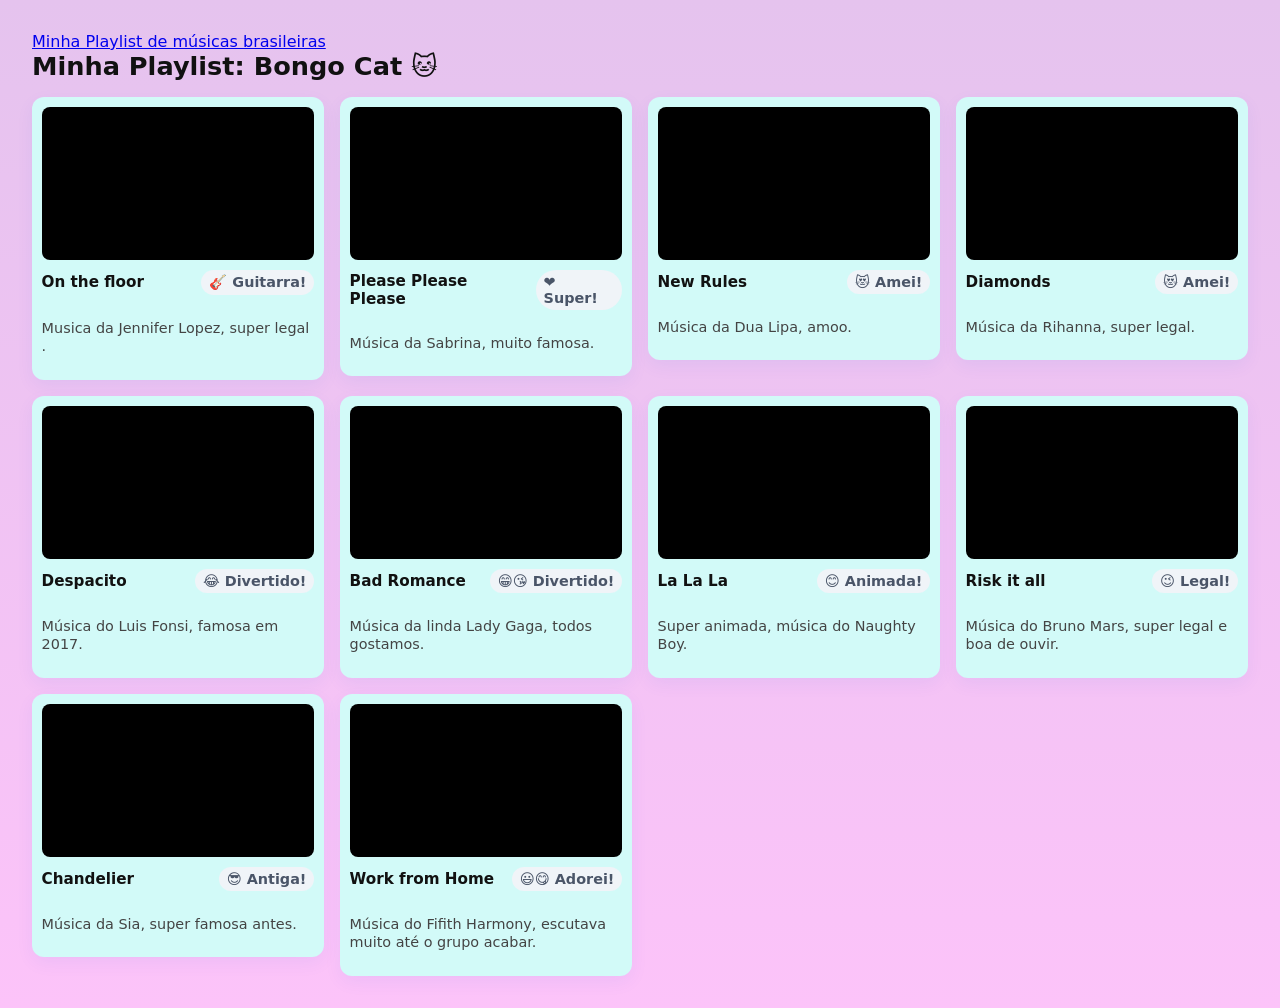
<file: index.html>
<!Doctype html>
<html lang="pt-BR">
<head>
  <meta charset="utf-8" />
  <meta name="viewport" content="width=device-width,initial-scale=1" />
  <title>Galeria Bongo Cat</title>
  <link rel="stylesheet" href="style.css">
</head>
<body>
 <a href="./pagina2.html" >Minha Playlist de músicas brasileiras</a>
  <h1>Minha Playlist: Bongo Cat 🐱</h1>
  
  <section class="grid">
    
    <!-- EXEMPLO 1 -->
    <article class="card">
      <div class="video-wrap">
        <iframe width="560" height="315" src="https://www.youtube.com/embed/krPReKo4lQg?si=IoMhSKFpWYfBEjKX" title="YouTube video player" frameborder="0" allow="accelerometer; autoplay; clipboard-write; encrypted-media; gyroscope; picture-in-picture; web-share" referrerpolicy="strict-origin-when-cross-origin" allowfullscreen></iframe>

      </div>
      <div class="meta">
        <div class="title">On the floor</div>
        <div class="badge">🎸 Guitarra!</div>
      </div>
      <p class="desc">Musica da Jennifer Lopez, super legal .</p>
    </article>

    <!-- EXEMPLO 2 -->
    <article class="card">
      <div class="video-wrap">
        <iframe width="560" height="315" src="https://www.youtube.com/embed/lBTLR3Au6b4?si=1pU_vBh9EA87yf2W" title="YouTube video player" frameborder="0" allow="accelerometer; autoplay; clipboard-write; encrypted-media; gyroscope; picture-in-picture; web-share" referrerpolicy="strict-origin-when-cross-origin" allowfullscreen></iframe>

      </div>
      <div class="meta">
        <div class="title">Please Please Please</div>
        <div class="badge">❤️ Super!</div>
      </div>
      <p class="desc">Música da Sabrina, muito famosa.</p>
    </article>

    
    <article class="card">
      <div class="video-wrap">
      <iframe width="560" height="315" src="https://www.youtube.com/embed/PnexqL7y9wE?si=Ycpj4MIr6rHVjF6E" title="YouTube video player" frameborder="0" allow="accelerometer; autoplay; clipboard-write; encrypted-media; gyroscope; picture-in-picture; web-share" referrerpolicy="strict-origin-when-cross-origin" allowfullscreen></iframe>

      </div>
      <div class="meta">
        <div class="title">New Rules</div>
        <div class="badge">😻 Amei!</div>
      </div>
      <p class="desc">Música da Dua Lipa, amoo.</p>
    </article>

    
       
    <article class="card">
      <div class="video-wrap">
        <iframe width="560" height="315" src="https://www.youtube.com/embed/w-Lr7L9sSrw?si=39QxpSx4IQcibEVp" title="YouTube video player" frameborder="0" allow="accelerometer; autoplay; clipboard-write; encrypted-media; gyroscope; picture-in-picture; web-share" referrerpolicy="strict-origin-when-cross-origin" allowfullscreen></iframe>


      </div>
      <div class="meta">
        <div class="title">Diamonds</div>
        <div class="badge">😻 Amei!</div>
      </div>
      <p class="desc">Música da Rihanna, super legal.</p>
    </article>
      
    <article class="card">
      <div class="video-wrap">
        <iframe width="560" height="315" src="https://www.youtube.com/embed/Zk21BzKQBGU?si=6yMEM2hIAd60IFCG" title="YouTube video player" frameborder="0" allow="accelerometer; autoplay; clipboard-write; encrypted-media; gyroscope; picture-in-picture; web-share" referrerpolicy="strict-origin-when-cross-origin" allowfullscreen></iframe>

      </div>
      <div class="meta">
        <div class="title">Despacito</div>
        <div class="badge">😂 Divertido!</div>
      </div>
      <p class="desc"> Música do Luis Fonsi, famosa em 2017.</p>
    </article>
      
    <article class="card">
      <div class="video-wrap">
        <iframe width="560" height="315" src="https://www.youtube.com/embed/L9achtCtHnQ?si=BhwGklgticFFj4hP" title="YouTube video player" frameborder="0" allow="accelerometer; autoplay; clipboard-write; encrypted-media; gyroscope; picture-in-picture; web-share" referrerpolicy="strict-origin-when-cross-origin" allowfullscreen></iframe>

      </div>
      <div class="meta">
        <div class="title">Bad Romance</div>
        <div class="badge">😁😘 Divertido!</div>
      </div>
      <p class="desc">Música da linda Lady Gaga, todos gostamos.</p>
    </article>
  
    <article class="card">
      <div class="video-wrap">
       <iframe width="560" height="315" src="https://www.youtube.com/embed/iAmDKEG5L0w?si=0uaSFcoDG0X5MWIU" title="YouTube video player" frameborder="0" allow="accelerometer; autoplay; clipboard-write; encrypted-media; gyroscope; picture-in-picture; web-share" referrerpolicy="strict-origin-when-cross-origin" allowfullscreen></iframe>

      </div>
      <div class="meta">
        <div class="title">La La La</div>
        <div class="badge">😊 Animada!</div>
      </div>
      <p class="desc">Super animada, música do Naughty Boy.</p>
    </article>
      
    <article class="card">
      <div class="video-wrap">
       <iframe width="560" height="315" src="https://www.youtube.com/embed/2gHQPXZ40z0?si=S83s5fjl6_mk4Rr8" title="YouTube video player" frameborder="0" allow="accelerometer; autoplay; clipboard-write; encrypted-media; gyroscope; picture-in-picture; web-share" referrerpolicy="strict-origin-when-cross-origin" allowfullscreen></iframe>

      </div>
      <div class="meta">
        <div class="title">Risk it all</div>
        <div class="badge">😉 Legal!</div>
      </div>
      <p class="desc">Música do Bruno Mars, super legal e boa de ouvir.</p>
    </article>
  
    <article class="card">
      <div class="video-wrap">
        <iframe width="560" height="315" src="https://www.youtube.com/embed/3pqknH3nkF4?si=v6ojbh8BH24m4O5s" title="YouTube video player" frameborder="0" allow="accelerometer; autoplay; clipboard-write; encrypted-media; gyroscope; picture-in-picture; web-share" referrerpolicy="strict-origin-when-cross-origin" allowfullscreen></iframe>

      </div>
      <div class="meta">
        <div class="title">Chandelier</div>
        <div class="badge">😎 Antiga!</div>
      </div>
      <p class="desc">Música da Sia, super famosa antes.</p>
    </article>
  
    <article class="card">
      <div class="video-wrap">
        <iframe width="560" height="315" src="https://www.youtube.com/embed/jxW-3HnH704?si=ODrC7uFTHXUaSg-V" title="YouTube video player" frameborder="0" allow="accelerometer; autoplay; clipboard-write; encrypted-media; gyroscope; picture-in-picture; web-share" referrerpolicy="strict-origin-when-cross-origin" allowfullscreen></iframe>

      </div>
      <div class="meta">
        <div class="title">Work from Home</div>
        <div class="badge">😃😋 Adorei!</div>
      </div>
      <p class="desc">Música do Fifith Harmony, escutava muito até o grupo acabar.</p>
    </article>


  </section>
</body>
</html>
                

</html>
</file>
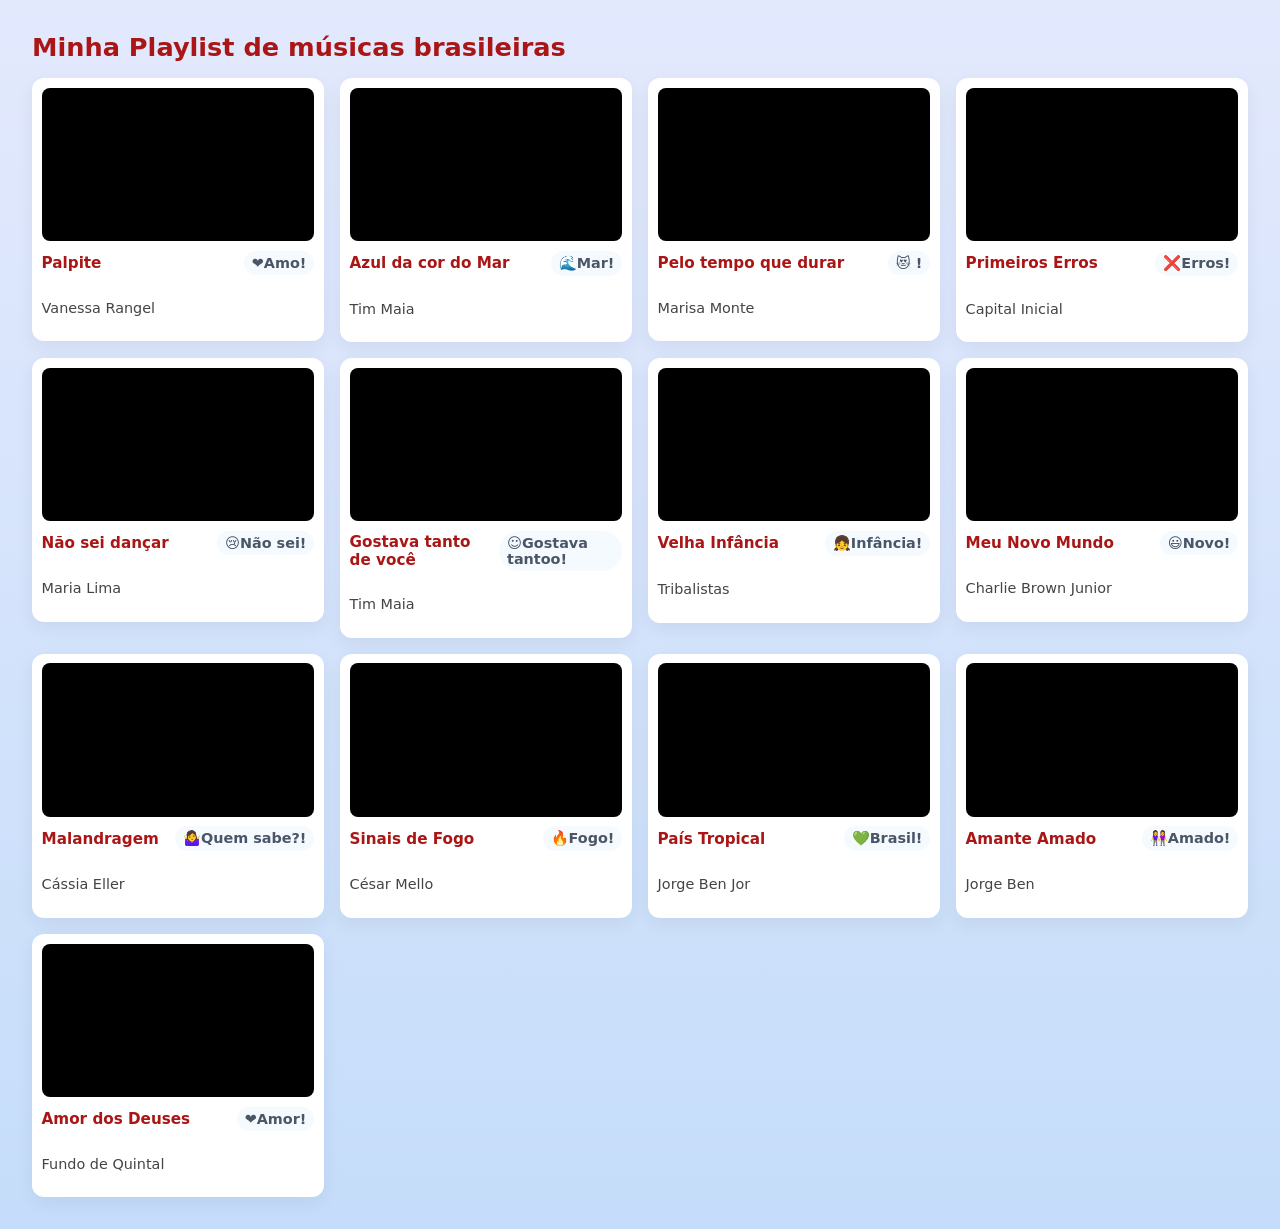
<file: pagina2.html>
<!doctype html>
<html lang="pt-BR">
<head>
  <meta charset="utf-8" />
  <meta name="viewport" content="width=device-width,initial-scale=1" />
  <title>Galeria Bongo Cat</title>
  <link rel="stylesheet" href="pagina2.css">
</head>
<body>
  <h1>Minha Playlist de músicas brasileiras </h1>
  
  <section class="grid">
    
    <!-- EXEMPLO 1 -->
    <article class="card">
      <div class="video-wrap">
    <iframe width="560" height="315" src="https://www.youtube.com/embed/nFy7jgmkdTQ?si=UUhCQ9s45a3zcDjY&amp;start=3" title="YouTube video player" frameborder="0" allow="accelerometer; autoplay; clipboard-write; encrypted-media; gyroscope; picture-in-picture; web-share" referrerpolicy="strict-origin-when-cross-origin" allowfullscreen></iframe>
</div>
      <div class="meta">
        <div class="title">Palpite</div>
        <div class="badge"> ❤️Amo!</div>
        </div>
      <p class="desc">Vanessa Rangel</p>
    </article>

    <!-- EXEMPLO 2 -->
    <article class="card">
      <div class="video-wrap">
        <iframe width="560" height="315" src="https://www.youtube.com/embed/ROWyVqiAknA?si=h2HJG1YrJfyTuu4J&amp;start=3" title="YouTube video player" frameborder="0" allow="accelerometer; autoplay; clipboard-write; encrypted-media; gyroscope; picture-in-picture; web-share" referrerpolicy="strict-origin-when-cross-origin" allowfullscreen></iframe>
      </div>
      <div class="meta">
        <div class="title">Azul da cor do Mar</div>
        <div class="badge"> 🌊Mar!</div>
      </div>
      <p class="desc">Tim Maia</p>
    </article>

    <!-- EXEMPLO 3 -->
    <article class="card">
      <div class="video-wrap">
        <iframe width="560" height="315" src="https://www.youtube.com/embed/DamS4SlVFuc?si=Ab5qcwb8vQ3_8O6n&amp;start=3" title="YouTube video player" frameborder="0" allow="accelerometer; autoplay; clipboard-write; encrypted-media; gyroscope; picture-in-picture; web-share" referrerpolicy="strict-origin-when-cross-origin" allowfullscreen></iframe>
      </div>
      <div class="meta">
        <div class="title">Pelo tempo que durar</div>
        <div class="badge">😻 !</div>
      </div>
      <p class="desc">Marisa Monte</p>
    </article>

    <article class="card">
      <div class="video-wrap">
        <iframe width="560" height="315" src="https://www.youtube.com/embed/fAvndFjXaTk?si=F8iOZIhMKt2wMIqf&amp;start=3" title="YouTube video player" frameborder="0" allow="accelerometer; autoplay; clipboard-write; encrypted-media; gyroscope; picture-in-picture; web-share" referrerpolicy="strict-origin-when-cross-origin" allowfullscreen></iframe>
      </div>
      <div class="meta">
        <div class="title">Primeiros Erros</div>
        <div class="badge"> ❌Erros!</div>
      </div>
      <p class="desc">Capital Inicial</p>
    </article>

     <article class="card">
      <div class="video-wrap">
      <iframe width="560" height="315" src="https://www.youtube.com/embed/bzzT61gW3Rw?si=KV3WY_cvR0CEMInH&amp;start=3" title="YouTube video player" frameborder="0" allow="accelerometer; autoplay; clipboard-write; encrypted-media; gyroscope; picture-in-picture; web-share" referrerpolicy="strict-origin-when-cross-origin" allowfullscreen></iframe></div>
      <div class="meta">
        <div class="title">Não sei dançar</div>
        <div class="badge">😢Não sei!</div>
      </div>
      <p class="desc">Maria Lima</p>
    </article>
    
     <article class="card">
      <div class="video-wrap">
     <iframe width="560" height="315" src="https://www.youtube.com/embed/Ha6d93AOKsc?si=BvFAyD1_M52mgf01" title="YouTube video player" frameborder="0" allow="accelerometer; autoplay; clipboard-write; encrypted-media; gyroscope; picture-in-picture; web-share" referrerpolicy="strict-origin-when-cross-origin" allowfullscreen></iframe> </div>
      <div class="meta">
        <div class="title">Gostava tanto de você</div>
        <div class="badge">☺️Gostava tantoo!</div>
      </div>
      <p class="desc">Tim Maia</p>
    </article>

   <article class="card">
      <div class="video-wrap">
      <iframe width="560" height="315" src="https://www.youtube.com/embed/hWadAXfH6Uc?si=TKhVeqnHQ6tmShsc" title="YouTube video player" frameborder="0" allow="accelerometer; autoplay; clipboard-write; encrypted-media; gyroscope; picture-in-picture; web-share" referrerpolicy="strict-origin-when-cross-origin" allowfullscreen></iframe></div>
      <div class="meta">
        <div class="title">Velha Infância</div>
        <div class="badge">👧Infância!</div>
      </div>
      <p class="desc">Tribalistas</p>
    </article>

   <article class="card">
      <div class="video-wrap">
      <iframe width="560" height="315" src="https://www.youtube.com/embed/N4lrfMNkOgo?si=pYUFQuYPTVNNtA07" title="YouTube video player" frameborder="0" allow="accelerometer; autoplay; clipboard-write; encrypted-media; gyroscope; picture-in-picture; web-share" referrerpolicy="strict-origin-when-cross-origin" allowfullscreen></iframe></div>
      <div class="meta">
        <div class="title">Meu Novo Mundo</div>
        <div class="badge">😃Novo!</div>
      </div>
      <p class="desc">Charlie Brown Junior</p>
    </article>

   <article class="card">
      <div class="video-wrap">
      <iframe width="560" height="315" src="https://www.youtube.com/embed/ifLO2i8J5gY?si=XZ5eu0Rt2JWeOmKY" title="YouTube video player" frameborder="0" allow="accelerometer; autoplay; clipboard-write; encrypted-media; gyroscope; picture-in-picture; web-share" referrerpolicy="strict-origin-when-cross-origin" allowfullscreen></iframe></div>
      <div class="meta">
        <div class="title">Malandragem</div>
        <div class="badge">🤷‍♀️​Quem sabe?!</div>
      </div>
      <p class="desc">Cássia Eller</p>
    </article>
    
   <article class="card">
      <div class="video-wrap">
      <iframe width="560" height="315" src="https://www.youtube.com/embed/RR2w2b1dgOo?si=GrdF2svVuZ0QxODB" title="YouTube video player" frameborder="0" allow="accelerometer; autoplay; clipboard-write; encrypted-media; gyroscope; picture-in-picture; web-share" referrerpolicy="strict-origin-when-cross-origin" allowfullscreen></iframe></div>
      <div class="meta">
        <div class="title">Sinais de Fogo</div>
        <div class="badge">🔥Fogo!</div>
      </div>
      <p class="desc">César Mello</p>
    </article>

  <article class="card">
      <div class="video-wrap">
      <iframe width="560" height="315" src="https://www.youtube.com/embed/lwdS4gaF5-c?si=xs3zI2pw59ww5rsR" title="YouTube video player" frameborder="0" allow="accelerometer; autoplay; clipboard-write; encrypted-media; gyroscope; picture-in-picture; web-share" referrerpolicy="strict-origin-when-cross-origin" allowfullscreen></iframe></div>
      <div class="meta">
        <div class="title">País Tropical</div>
        <div class="badge">💚Brasil!</div>
      </div>
      <p class="desc">Jorge Ben Jor</p>
    </article>
    
     <article class="card">
      <div class="video-wrap">
     <iframe width="560" height="315" src="https://www.youtube.com/embed/ash0kpVfoG4?si=MafRLQVWbNror3ws" title="YouTube video player" frameborder="0" allow="accelerometer; autoplay; clipboard-write; encrypted-media; gyroscope; picture-in-picture; web-share" referrerpolicy="strict-origin-when-cross-origin" allowfullscreen></iframe></div>
      <div class="meta">
        <div class="title">Amante Amado</div>
        <div class="badge">👭Amado!</div>
      </div>
      <p class="desc">Jorge Ben</p>
    </article>

<article class="card">
      <div class="video-wrap">
     <iframe width="560" height="315" src="https://www.youtube.com/embed/Lu7mrAEmvn8?si=RQKi3EVmU6xpqjYr" title="YouTube video player" frameborder="0" allow="accelerometer; autoplay; clipboard-write; encrypted-media; gyroscope; picture-in-picture; web-share" referrerpolicy="strict-origin-when-cross-origin" allowfullscreen></iframe></div>
      <div class="meta">
        <div class="title">Amor dos Deuses</div>
        <div class="badge">❤️Amor!</div>
      </div>
      <p class="desc"> Fundo de Quintal</p>
    </article>

  </section>
</body>
</html>
                
</body>
</html>
</file>
<file: style.css>
:root{
  --gap: 1rem;
  --card-bg: #d2faf8;
  --radius: 12px;
}
body{
  font-family: system-ui, -apple-system, sans-serif;
  background: linear-gradient(180deg,#e5c3ee,#fcc3f9);
  margin: 0;
  padding: 2rem;
  color: #111;
}

h1{ margin: 0 0 1rem 0; font-size: 1.6rem; }

.grid{
  display: grid;
  grid-template-columns: repeat(auto-fit, minmax(260px, 1fr));
  gap: var(--gap);
  align-items: start;
}

.card{
  background: var(--card-bg);
  border-radius: var(--radius);
  padding: 0.6rem;
  box-shadow: 0 6px 18px rgba(11, 80, 219, 0.06);
  transition: transform .18s ease;
  display: flex;
  flex-direction: column;
  gap: .6rem;
}
.card:hover{
  transform: translateY(-6px);
  box-shadow: 0 12px 30px rgba(15,20,30,0.12);
}

.video-wrap{
  position: relative;
  width: 100%;
  padding-top: 56.25%; /* Mantém proporção 16:9 */
  border-radius: calc(var(--radius) - 4px);
  overflow: hidden;
  background: #000;
}
/* O CSS abaixo garante que o iframe colado ocupe todo o espaço */
.video-wrap iframe{
  position: absolute;
  inset: 0;
  width: 100%;
  height: 100%;
  border: 0;
}

.meta{
  display:flex;
  justify-content: space-between;
  align-items: center;
  gap: .5rem;
  font-size: .95rem;
}
.title{ font-weight: 600; }

.desc{
  font-size: .9rem;
  color: #444;
  line-height: 1.3;
}

.badge{
  background: #f0f4f8;
  padding: .25rem .5rem;
  border-radius: 999px;
  font-size: 0.9rem;
  font-weight: 600;
  color: #4a5568;
}
</file>
<file: pagina2.css>
:root{
  --gap: 1rem;
  --card-bg: #ffffff;
  --radius: 12px;
}
body{
  font-family: system-ui, -apple-system, sans-serif;
  background: linear-gradient(180deg,#e3e9fd,#c5ddfa);
  margin: 0;
  padding: 2rem;
  color: #aa1616;
}

h1{ margin: 0 0 1rem 0; font-size: 1.6rem; }

.grid{
  display: grid;
  grid-template-columns: repeat(auto-fit, minmax(260px, 1fr));
  gap: var(--gap);
  align-items: start;
}

.card{
  background: var(--card-bg);
  border-radius: var(--radius);
  padding: 0.6rem;
  box-shadow: 0 6px 18px rgba(15,20,30,0.06);
  transition: transform .18s ease;
  display: flex;
  flex-direction: column;
  gap: .6rem;
}
.card:hover{
  transform: translateY(-6px);
  box-shadow: 0 12px 30px rgba(4, 73, 211, 0.12);
}

.video-wrap{
  position: relative;
  width: 100%;
  padding-top: 56.25%; /* Mantém proporção 16:9 */
  border-radius: calc(var(--radius) - 4px);
  overflow: hidden;
  background: #000;
}
/* O CSS abaixo garante que o iframe colado ocupe todo o espaço */
.video-wrap iframe{
  position: absolute;
  inset: 0;
  width: 100%;
  height: 100%;
  border: 0;
}

.meta{
  display:flex;
  justify-content: space-between;
  align-items: center;
  gap: .5rem;
  font-size: .95rem;
}
.title{ font-weight: 600; }

.desc{
  font-size: .9rem;
  color: #444;
  line-height: 1.3;
}

.badge{
  background: #f5faff;
  padding: .25rem .5rem;
  border-radius: 999px;
  font-size: 0.9rem;
  font-weight: 600;
  color: #4a5568;
}
</file>
